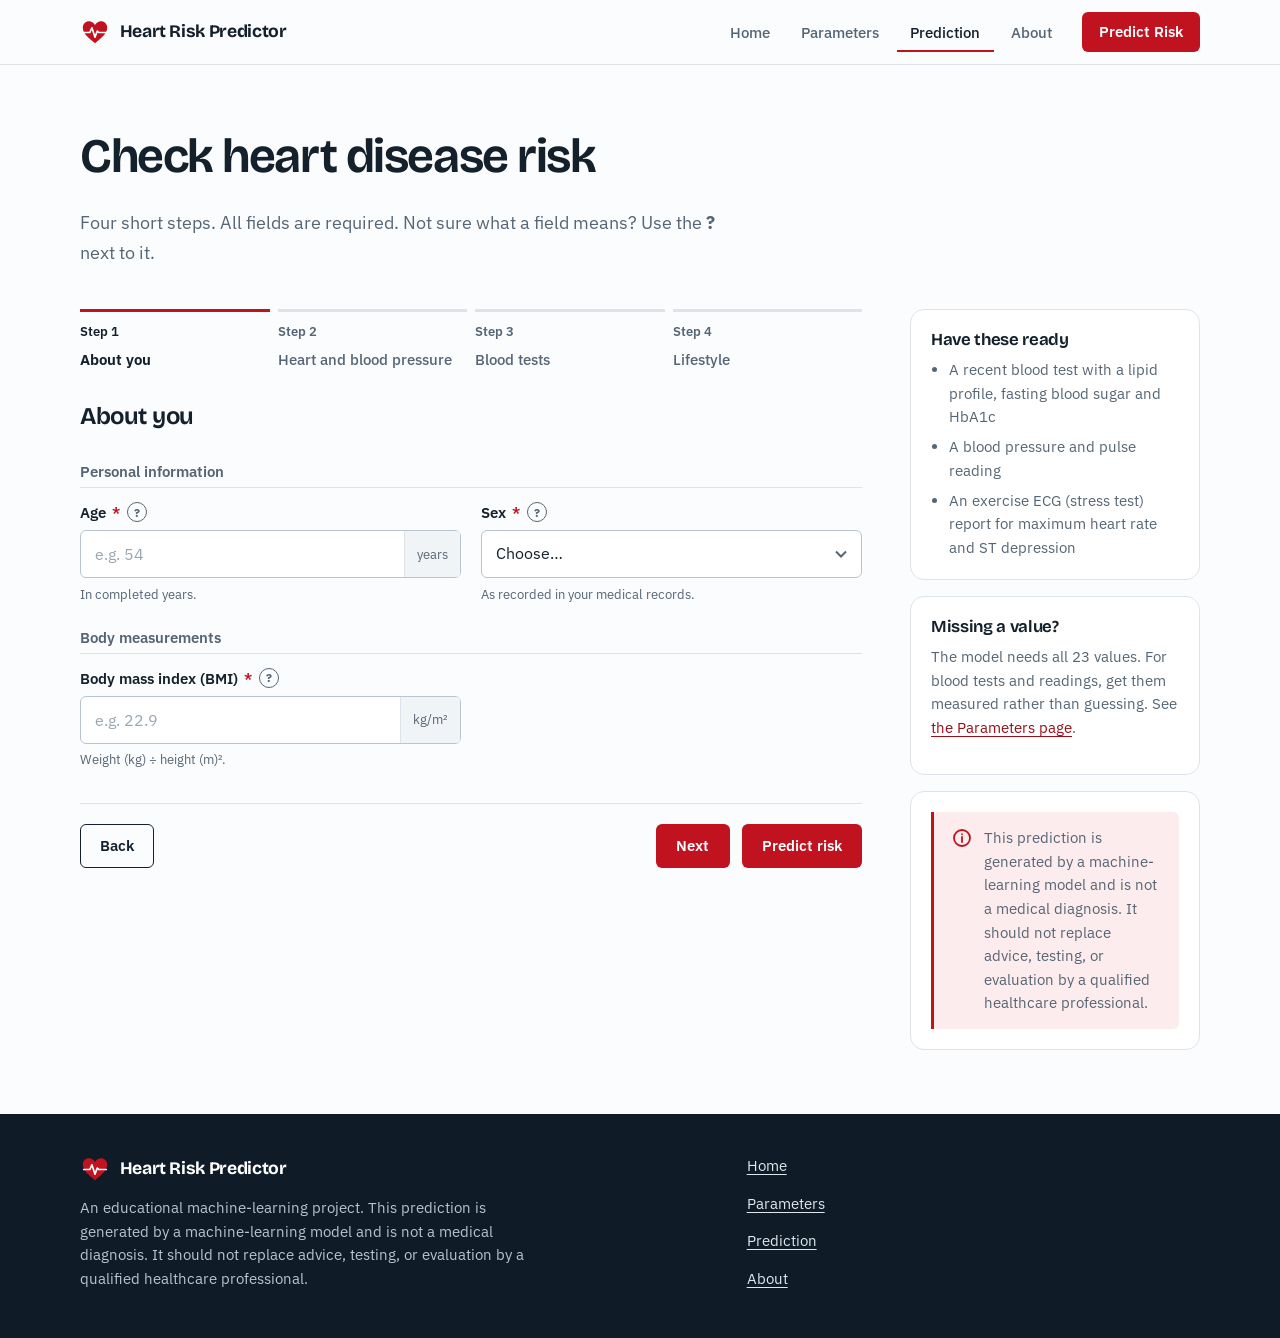
<file: frontend/prediction.html>
<!DOCTYPE html>
<html lang="en">
<head>
<meta charset="utf-8">
<meta name="viewport" content="width=device-width, initial-scale=1">
<title>Check heart disease risk | Heart Risk Predictor</title>
<meta name="description" content="Enter your health details to get a machine-learning estimate of heart disease risk.">
<link rel="icon" href="assets/favicon.svg" type="image/svg+xml">
<link rel="preconnect" href="https://fonts.googleapis.com"><link rel="preconnect" href="https://fonts.gstatic.com" crossorigin><link href="https://fonts.googleapis.com/css2?family=Bricolage+Grotesque:opsz,wght@12..96,500;12..96,650;12..96,700&family=IBM+Plex+Sans:wght@400;500;600&display=swap" rel="stylesheet">
<link rel="stylesheet" href="css/style.css"><link rel="stylesheet" href="css/prediction.css">
</head>
<body data-page="prediction">
<a class="skip-link" href="#main">Skip to content</a>
<header class="site-header">
  <div class="container header-inner">
    <a class="brand" href="index.html"><svg viewBox="0 0 32 32" fill="none" aria-hidden="true"><path d="M16 28C8 21.5 3 17 3 11.2 3 7.2 6 4.5 9.6 4.5c2.6 0 4.7 1.4 6.4 3.9 1.7-2.5 3.8-3.9 6.4-3.9C26 4.5 29 7.2 29 11.2 29 17 24 21.5 16 28Z" fill="#c1121f"/><path d="M4 16.5h6.5l2.2-5 3.3 10 2.4-6.5 1.6 1.5H28" stroke="#fff" stroke-width="1.8" stroke-linecap="round" stroke-linejoin="round"/></svg><span>Heart Risk Predictor</span></a>
    <button class="nav-toggle" aria-expanded="false" aria-controls="site-nav" aria-label="Menu"><span></span></button>
    <nav class="site-nav" id="site-nav" aria-label="Main"><a href="index.html" data-nav="home">Home</a><a href="parameters.html" data-nav="parameters">Parameters</a><a href="prediction.html" data-nav="prediction">Prediction</a><a href="about.html" data-nav="about">About</a><a class="btn btn-primary" href="prediction.html">Predict Risk</a></nav>
  </div>
</header>
<main id="main">

<section class="page-intro">
  <div class="container">
    <h1>Check heart disease risk</h1>
    <p class="lead">Four short steps. All fields are required. Not sure what a field means? Use the <b>?</b> next to it.</p>
  </div>
</section>
<div class="container predict-layout">
  <div>
    <div id="form-wrap">
      <ol class="stepper" id="stepper" aria-label="Form steps"></ol>
      <p class="step-status" id="step-status" aria-live="polite"></p>
      <div class="form-error" id="form-error" role="alert" hidden></div>
      <form id="predict-form" novalidate>
        <div id="step-panels"></div>
        <div class="form-nav">
          <button type="button" class="btn btn-ghost" id="back-btn" hidden>Back</button>
          <span class="spacer"></span>
          <button type="button" class="btn btn-primary" id="next-btn">Next</button>
          <button type="submit" class="btn btn-primary" id="submit-btn" hidden>Predict risk</button>
        </div>
      </form>
    </div>

    <section class="result" id="result" hidden aria-live="polite">
      <div class="result-card">
        <div class="result-head">
          <div class="gauge">
            <svg viewBox="0 0 128 128" aria-hidden="true"><circle class="track" cx="64" cy="64" r="54"/><circle class="arc" id="gauge-arc" cx="64" cy="64" r="54"/></svg>
            <div class="gauge-value"><strong id="gauge-number">0.00%</strong><span>disease probability</span></div>
          </div>
          <div>
            <h2 class="result-kicker" id="result-heading" tabindex="-1">Model prediction</h2>
            <p class="result-title" id="result-title"></p>
            <p class="result-raw" id="result-raw"></p>
          </div>
        </div>
        <div class="prob-split">
          <div class="prob-bar" aria-hidden="true"><span class="yes" id="bar-yes"></span><span class="no" id="bar-no"></span></div>
          <dl class="prob-legend">
            <div class="yes"><dt>Disease probability</dt><dd id="val-disease"></dd></div>
            <div class="no"><dt>No disease probability</dt><dd id="val-no-disease"></dd></div>
          </dl>
        </div>
        <div class="disclaimer "><svg viewBox="0 0 20 20" fill="none" stroke="currentColor" stroke-width="1.8" aria-hidden="true"><circle cx="10" cy="10" r="8"/><path d="M10 9v5M10 6.2v.1" stroke-linecap="round"/></svg><p>This prediction is generated by a machine-learning model and is not a medical diagnosis. It should not replace advice, testing, or evaluation by a qualified healthcare professional.</p></div>
        <details class="sent-values"><summary>Values sent to the model</summary><dl id="sent-values"></dl></details>
        <div class="result-actions">
          <button type="button" class="btn btn-ghost" id="edit-btn">Change details</button>
          <button type="button" class="btn btn-primary" id="reset-btn">Check someone else</button>
        </div>
      </div>
    </section>
  </div>

  <aside class="predict-aside" aria-label="Before you start">
    <div class="aside-card">
      <h2>Have these ready</h2>
      <ul>
        <li>A recent blood test with a lipid profile, fasting blood sugar and HbA1c</li>
        <li>A blood pressure and pulse reading</li>
        <li>An exercise ECG (stress test) report for maximum heart rate and ST depression</li>
      </ul>
    </div>
    <div class="aside-card">
      <h2>Missing a value?</h2>
      <p>The model needs all 23 values. For blood tests and readings, get them measured rather than guessing. See <a href="parameters.html">the Parameters page</a>.</p>
    </div>
    <div class="aside-card"><div class="disclaimer "><svg viewBox="0 0 20 20" fill="none" stroke="currentColor" stroke-width="1.8" aria-hidden="true"><circle cx="10" cy="10" r="8"/><path d="M10 9v5M10 6.2v.1" stroke-linecap="round"/></svg><p>This prediction is generated by a machine-learning model and is not a medical diagnosis. It should not replace advice, testing, or evaluation by a qualified healthcare professional.</p></div></div>
  </aside>
</div>

</main>
<footer class="site-footer">
  <div class="container footer-inner">
    <div>
      <a class="brand" href="index.html"><svg viewBox="0 0 32 32" fill="none" aria-hidden="true"><path d="M16 28C8 21.5 3 17 3 11.2 3 7.2 6 4.5 9.6 4.5c2.6 0 4.7 1.4 6.4 3.9 1.7-2.5 3.8-3.9 6.4-3.9C26 4.5 29 7.2 29 11.2 29 17 24 21.5 16 28Z" fill="#c1121f"/><path d="M4 16.5h6.5l2.2-5 3.3 10 2.4-6.5 1.6 1.5H28" stroke="#fff" stroke-width="1.8" stroke-linecap="round" stroke-linejoin="round"/></svg><span>Heart Risk Predictor</span></a>
      <p>An educational machine-learning project. This prediction is generated by a machine-learning model and is not a medical diagnosis. It should not replace advice, testing, or evaluation by a qualified healthcare professional.</p>
    </div>
    <ul aria-label="Pages"><li><a href="index.html">Home</a></li><li><a href="parameters.html">Parameters</a></li><li><a href="prediction.html">Prediction</a></li><li><a href="about.html">About</a></li></ul>
  </div>
</footer>
<script src="js/fields.js"></script><script src="js/main.js"></script><script src="js/prediction.js"></script>
</body>
</html>
</file>
<file: frontend/css/style.css>
/* ==========================================================================
   style.css — shared styles: tokens, layout, header, buttons, charts, footer
   ========================================================================== */

:root {
  /* colour */
  --paper: #fbfcfd;
  --surface: #f1f4f7;
  --ink: #14202b;
  --slate: #566574;
  --line: #dde3e9;
  --crimson: #c1121f;
  --crimson-deep: #9b0d18;
  --crimson-tint: #fdeced;
  --teal: #1d7a6b;
  --teal-tint: #e6f4f1;
  --amber: #955200;
  --amber-tint: #fff3df;
  --steel: #5f7d99;
  --night: #0f1b27;

  /* type */
  --font-head: "Bricolage Grotesque", "Segoe UI", system-ui, sans-serif;
  --font-body: "IBM Plex Sans", "Segoe UI", system-ui, sans-serif;

  /* shape: small radius for controls, larger for panels */
  --r-sm: 6px;
  --r-lg: 14px;

  --header-h: 64px;
}

*, *::before, *::after { box-sizing: border-box; }
html { scroll-behavior: smooth; scroll-padding-top: calc(var(--header-h) + 16px); }

body {
  margin: 0;
  font-family: var(--font-body);
  font-size: 1rem;
  line-height: 1.6;
  color: var(--ink);
  background: var(--paper);
  -webkit-font-smoothing: antialiased;
  animation: page-in 0.45s ease-out both;
}
@keyframes page-in { from { opacity: 0; } to { opacity: 1; } }

h1, h2, h3, h4 {
  font-family: var(--font-head);
  font-weight: 650;
  line-height: 1.15;
  letter-spacing: -0.02em;
  margin: 0 0 0.5em;
  text-wrap: balance;
}
h1 { font-size: clamp(2.2rem, 5.2vw, 3.6rem); letter-spacing: -0.03em; }
h2 { font-size: clamp(1.6rem, 3.2vw, 2.25rem); }
h3 { font-size: 1.2rem; }
p { margin: 0 0 1em; max-width: 68ch; }
a { color: var(--crimson-deep); text-underline-offset: 3px; }
a:hover { color: var(--crimson); }
small { font-size: 0.85em; }
ul, ol { padding-left: 1.2em; }

:focus-visible { outline: 3px solid var(--crimson); outline-offset: 2px; border-radius: 3px; }

.container { width: min(1120px, 100% - 2.5rem); margin-inline: auto; }
.section { padding-block: clamp(3rem, 7vw, 5.5rem); }
.section--tint { background: var(--surface); }
.section-head { max-width: 62ch; margin-bottom: 2rem; }
.section-head p { color: var(--slate); font-size: 1.075rem; }
.lead { font-size: 1.15rem; color: var(--slate); }
.muted { color: var(--slate); }
.skip-link { position: absolute; left: -999px; top: 0; background: var(--ink); color: #fff; padding: 0.6rem 1rem; z-index: 100; }
.skip-link:focus { left: 0; }

/* ---------------------------------------------------------------- header */
.site-header {
  position: sticky; top: 0; z-index: 50;
  background: rgba(251, 252, 253, 0.94);
  backdrop-filter: blur(8px);
  border-bottom: 1px solid var(--line);
}
.header-inner { display: flex; align-items: center; gap: 2rem; height: var(--header-h); }
.brand {
  display: inline-flex; align-items: center; gap: 0.6rem;
  font-family: var(--font-head); font-weight: 700; font-size: 1.1rem; letter-spacing: -0.02em;
  color: var(--ink); text-decoration: none;
}
.brand svg { width: 30px; height: 30px; flex: none; }
.site-nav { display: flex; align-items: center; gap: 0.25rem; margin-left: auto; }
.site-nav a:not(.btn) {
  padding: 0.5rem 0.85rem; border-radius: var(--r-sm);
  color: var(--slate); text-decoration: none; font-weight: 500; font-size: 0.95rem;
}
.site-nav a:not(.btn):hover { color: var(--ink); background: var(--surface); }
.site-nav a[aria-current="page"] { color: var(--ink); box-shadow: inset 0 -2px 0 var(--crimson); border-radius: 0; }
.site-nav .btn { margin-left: 0.75rem; }
.nav-toggle {
  display: none; margin-left: auto; width: 44px; height: 44px; padding: 0;
  border: 1px solid var(--line); border-radius: var(--r-sm); background: #fff; cursor: pointer;
}
.nav-toggle span, .nav-toggle span::before, .nav-toggle span::after {
  display: block; width: 18px; height: 2px; background: var(--ink); margin: auto; position: relative; transition: transform 0.2s, background 0.2s;
}
.nav-toggle span::before, .nav-toggle span::after { content: ""; position: absolute; left: 0; }
.nav-toggle span::before { top: -6px; }
.nav-toggle span::after { top: 6px; }
.nav-open .nav-toggle span { background: transparent; }
.nav-open .nav-toggle span::before { transform: translateY(6px) rotate(45deg); }
.nav-open .nav-toggle span::after { transform: translateY(-6px) rotate(-45deg); }

@media (max-width: 860px) {
  .nav-toggle { display: block; }
  .site-nav {
    display: none; position: absolute; top: var(--header-h); left: 0; right: 0;
    flex-direction: column; align-items: stretch; gap: 0; margin: 0;
    background: var(--paper); border-bottom: 1px solid var(--line); padding: 0.5rem 1.25rem 1.25rem;
  }
  .nav-open .site-nav { display: flex; }
  .site-nav a:not(.btn) { padding: 0.85rem 0.25rem; border-bottom: 1px solid var(--line); border-radius: 0; }
  .site-nav a[aria-current="page"] { box-shadow: none; color: var(--crimson-deep); }
  .site-nav .btn { margin: 1rem 0 0; }
}

/* ---------------------------------------------------------------- buttons */
.btn {
  display: inline-flex; align-items: center; justify-content: center; gap: 0.5rem;
  min-height: 44px; padding: 0.65rem 1.2rem;
  font: 600 0.95rem/1 var(--font-body);
  border: 1.5px solid transparent; border-radius: var(--r-sm);
  text-decoration: none; cursor: pointer;
  transition: background 0.15s, border-color 0.15s, color 0.15s, transform 0.1s;
}
.btn:active { transform: translateY(1px); }
.btn-primary { background: var(--crimson); color: #fff; }
.btn-primary:hover { background: var(--crimson-deep); color: #fff; }
.btn-ghost { background: transparent; color: var(--ink); border-color: var(--ink); }
.btn-ghost:hover { background: var(--ink); color: #fff; }
.btn-lg { min-height: 52px; padding: 0.85rem 1.6rem; font-size: 1.02rem; }
.btn[disabled] { opacity: 0.6; cursor: not-allowed; }
.site-nav .btn { min-height: 40px; padding: 0.5rem 1rem; }

/* ---------------------------------------------------------------- notices */
.disclaimer {
  display: flex; gap: 0.75rem; align-items: flex-start;
  padding: 0.9rem 1.1rem; border-left: 3px solid var(--crimson);
  background: var(--crimson-tint); border-radius: 0 var(--r-sm) var(--r-sm) 0;
  font-size: 0.92rem; color: #4a1a1f;
}
.disclaimer svg { flex: none; width: 20px; height: 20px; margin-top: 2px; color: var(--crimson); }
.disclaimer p { margin: 0; max-width: none; }

.load-error { color: var(--amber); background: var(--amber-tint); padding: 0.75rem 1rem; border-radius: var(--r-sm); }

/* ---------------------------------------------------------------- feature-importance bars (used on 3 pages) */
.bars { list-style: none; margin: 0; padding: 0; display: grid; gap: 0.5rem; }
.bar-row {
  display: grid; grid-template-columns: minmax(150px, 250px) 1fr 3.2rem; align-items: center; gap: 0.9rem;
  font-size: 0.93rem;
}
.bar-label { font-weight: 500; }
.bar-label small { margin-left: 0.4rem; color: var(--slate); font-weight: 400; }
.bar-track { height: 14px; background: var(--surface); border-radius: 3px; overflow: hidden; }
.section--tint .bar-track { background: #e3e8ed; }
.bar-fill {
  display: block; height: 100%; width: 0; background: var(--steel); border-radius: 3px;
  transition: width 0.9s cubic-bezier(0.2, 0.7, 0.2, 1);
  transition-delay: calc(var(--i, 0) * 45ms);
}
.in-view .bar-fill { width: var(--w); }
.bar-row.is-top .bar-fill { background: var(--crimson); }
.bar-row.is-muted { color: var(--slate); }
.bar-row.is-muted .bar-fill {
  background: repeating-linear-gradient(135deg, #b9c3cd 0 4px, #d5dce3 4px 8px);
}
.bar-value { text-align: right; font-variant-numeric: tabular-nums; font-weight: 600; }
.chart-actions { display: flex; align-items: center; gap: 1rem; margin-top: 1.25rem; flex-wrap: wrap; }
.btn-link {
  background: none; border: 0; padding: 0.5rem 0; font: 600 0.95rem var(--font-body);
  color: var(--crimson-deep); cursor: pointer; text-decoration: underline; text-underline-offset: 3px;
}
.chart-note { font-size: 0.88rem; color: var(--slate); margin: 0; }

@media (max-width: 560px) {
  .bar-row { grid-template-columns: 1fr 3rem; row-gap: 0.2rem; }
  .bar-label { grid-column: 1 / -1; }
}

/* ---------------------------------------------------------------- page intro (inner pages) */
.page-intro { padding-block: clamp(2.5rem, 6vw, 4rem) 1.5rem; }
.page-intro h1 { font-size: clamp(2rem, 4.4vw, 3rem); max-width: 20ch; }
.page-intro .lead { max-width: 60ch; }

/* ---------------------------------------------------------------- footer */
.site-footer { background: var(--night); color: #b8c4d0; padding-block: 2.5rem; font-size: 0.92rem; }
.footer-inner { display: grid; grid-template-columns: 1.4fr 1fr; gap: 2rem; }
.site-footer .brand { color: #fff; margin-bottom: 0.75rem; }
.site-footer p { max-width: 52ch; margin-bottom: 0.5rem; }
.site-footer ul { list-style: none; padding: 0; margin: 0; display: grid; gap: 0.4rem; justify-content: start; }
.site-footer a { color: #dfe7ee; }
.site-footer a:hover { color: #fff; }
@media (max-width: 700px) { .footer-inner { grid-template-columns: 1fr; } }

/* ---------------------------------------------------------------- motion preferences */
@media (prefers-reduced-motion: reduce) {
  *, *::before, *::after { animation-duration: 0.01ms !important; animation-iteration-count: 1 !important; transition-duration: 0.01ms !important; transition-delay: 0s !important; scroll-behavior: auto !important; }
}
</file>
<file: frontend/css/prediction.css>
/* ==========================================================================
   prediction.css — stepper form and result view
   ========================================================================== */

.predict-layout { display: grid; grid-template-columns: minmax(0, 1fr) 290px; gap: clamp(1.5rem, 4vw, 3rem); align-items: start; padding-bottom: 4rem; }
@media (max-width: 980px) { .predict-layout { grid-template-columns: 1fr; } }

/* ---------------------------------------------------------------- stepper */
.stepper { list-style: none; display: grid; grid-template-columns: repeat(4, 1fr); gap: 0.5rem; margin: 0 0 1.75rem; padding: 0; }
.step-btn {
  width: 100%; display: flex; flex-direction: column; align-items: flex-start; gap: 0.5rem;
  padding: 0.6rem 0 0; background: none; border: 0; border-top: 3px solid var(--line);
  font: inherit; text-align: left; color: var(--slate); cursor: pointer; transition: border-color 0.25s, color 0.2s;
}
.step-num { font-size: 0.8rem; font-weight: 600; font-variant-numeric: tabular-nums; }
.step-title { font-size: 0.92rem; font-weight: 500; line-height: 1.25; }
.stepper li.is-done .step-btn { border-top-color: var(--ink); color: var(--ink); }
.stepper li.is-current .step-btn { border-top-color: var(--crimson); color: var(--ink); }
.stepper li.is-current .step-title { font-weight: 650; }
.step-status { display: none; margin: -1rem 0 1.5rem; font-size: 0.92rem; font-weight: 600; }
@media (max-width: 620px) {
  .stepper { gap: 0.35rem; margin-bottom: 1.25rem; }
  .step-title { display: none; }
  .step-status { display: block; }
}

/* ---------------------------------------------------------------- panels and fields */
.step-panel { border: 0; margin: 0; padding: 0; min-width: 0; animation: panel-in 0.28s ease-out; }
.step-panel[hidden] { display: none; }
@keyframes panel-in { from { opacity: 0; transform: translateX(10px); } to { opacity: 1; transform: none; } }
.step-panel > legend { padding: 0; margin-bottom: 0.25rem; font-family: var(--font-head); font-weight: 650; font-size: 1.5rem; letter-spacing: -0.02em; }
.step-lead { color: var(--slate); margin-bottom: 1.5rem; font-size: 0.97rem; }
.group-title { font-family: var(--font-body); font-size: 0.95rem; font-weight: 600; color: var(--slate); letter-spacing: 0; margin: 1.5rem 0 0.75rem; padding-bottom: 0.4rem; border-bottom: 1px solid var(--line); }
.field-grid { display: grid; grid-template-columns: 1fr 1fr; gap: 1.1rem 1.25rem; }
@media (max-width: 640px) { .field-grid { grid-template-columns: 1fr; } }

.field label { display: flex; align-items: center; gap: 0.4rem; font-weight: 600; font-size: 0.95rem; margin-bottom: 0.35rem; }
.req { color: var(--crimson); }
.help {
  display: inline-grid; place-items: center; width: 20px; height: 20px; border-radius: 50%;
  border: 1px solid var(--slate); color: var(--slate); font-size: 0.72rem; font-weight: 700; text-decoration: none; line-height: 1;
}
.help:hover { background: var(--ink); border-color: var(--ink); color: #fff; }

.input-wrap { display: flex; border: 1.5px solid #b9c3cd; border-radius: var(--r-sm); background: #fff; transition: border-color 0.15s, box-shadow 0.15s; }
.input-wrap:hover { border-color: var(--slate); }
.input-wrap:focus-within { border-color: var(--crimson); box-shadow: 0 0 0 3px rgba(193, 18, 31, 0.15); }
.field input, .field select { flex: 1; min-width: 0; height: 46px; padding: 0 0.85rem; border: 0; background: transparent; font: inherit; color: var(--ink); outline: none; font-variant-numeric: tabular-nums; }
.field input::placeholder { color: #9aa7b3; }
.field select {
  appearance: none; -webkit-appearance: none; cursor: pointer; padding-right: 2.2rem;
  background: url("data:image/svg+xml,%3Csvg xmlns='http://www.w3.org/2000/svg' width='12' height='8' fill='none' stroke='%23566574' stroke-width='2'%3E%3Cpath d='M1 1.5l5 5 5-5'/%3E%3C/svg%3E") no-repeat right 0.9rem center;
}
.unit { display: grid; place-items: center; padding: 0 0.75rem; background: var(--surface); border-left: 1px solid var(--line); border-radius: 0 4px 4px 0; font-size: 0.82rem; color: var(--slate); white-space: nowrap; }
.hint { margin: 0.35rem 0 0; font-size: 0.83rem; color: var(--slate); }
.msg { margin: 0.3rem 0 0; font-size: 0.85rem; font-weight: 500; min-height: 0; }
.msg:empty { display: none; }
.msg--error { color: var(--crimson-deep); }
.msg--warn { color: var(--amber); }
.field.has-error .input-wrap { border-color: var(--crimson); }

/* ---------------------------------------------------------------- navigation buttons */
.form-nav { display: flex; justify-content: space-between; gap: 0.75rem; margin-top: 2rem; padding-top: 1.25rem; border-top: 1px solid var(--line); }
.form-nav .spacer { flex: 1; }
.spinner { width: 16px; height: 16px; border: 2px solid rgba(255, 255, 255, 0.4); border-top-color: #fff; border-radius: 50%; animation: spin 0.7s linear infinite; }
@keyframes spin { to { transform: rotate(360deg); } }
@media (max-width: 520px) { .form-nav .btn { flex: 1; } }

.form-error { margin-bottom: 1.25rem; padding: 0.85rem 1rem; border-left: 3px solid var(--crimson); background: var(--crimson-tint); border-radius: 0 var(--r-sm) var(--r-sm) 0; font-size: 0.95rem; }
.form-error[hidden] { display: none; }
.form-error strong { display: block; }

/* ---------------------------------------------------------------- side panel */
.aside-card { border: 1px solid var(--line); border-radius: var(--r-lg); padding: 1.25rem; background: #fff; }
.aside-card + .aside-card { margin-top: 1rem; }
.aside-card h2 { font-size: 1.05rem; margin-bottom: 0.5em; }
.aside-card ul { margin: 0; padding-left: 1.1rem; font-size: 0.92rem; color: var(--slate); }
.aside-card li + li { margin-top: 0.4rem; }
.aside-card p { font-size: 0.92rem; color: var(--slate); }
@media (min-width: 981px) { .predict-aside { position: sticky; top: calc(var(--header-h) + 24px); } }

/* ---------------------------------------------------------------- result */
.result { max-width: 760px; margin-inline: auto; animation: panel-in 0.35s ease-out; }
.result[hidden] { display: none; }
.result-card { border: 1px solid var(--line); border-radius: var(--r-lg); background: #fff; padding: clamp(1.25rem, 4vw, 2.25rem); }
.result-head { display: flex; align-items: center; gap: clamp(1.25rem, 4vw, 2.25rem); flex-wrap: wrap; }
.gauge { position: relative; width: 168px; height: 168px; flex: none; }
.gauge svg { width: 100%; height: 100%; transform: rotate(-90deg); }
.gauge .track { fill: none; stroke: var(--surface); stroke-width: 12; }
.gauge .arc { fill: none; stroke: var(--crimson); stroke-width: 12; stroke-linecap: round; transition: stroke-dashoffset 1.1s cubic-bezier(0.2, 0.7, 0.2, 1); }
.result--low .gauge .arc { stroke: var(--teal); }
.gauge-value { position: absolute; inset: 0; display: grid; place-content: center; text-align: center; }
.gauge-value strong { font-family: var(--font-head); font-size: 2.1rem; font-weight: 700; letter-spacing: -0.03em; font-variant-numeric: tabular-nums; line-height: 1; }
.gauge-value span { font-size: 0.78rem; color: var(--slate); margin-top: 0.3rem; }
.result-kicker { font-size: 0.9rem; color: var(--slate); margin-bottom: 0.2rem; }
.result-title { font-size: clamp(1.6rem, 4vw, 2.2rem); margin-bottom: 0.3rem; color: var(--crimson-deep); }
.result--low .result-title { color: var(--teal); }
.result-raw { font-size: 0.88rem; color: var(--slate); margin: 0; }

.prob-split { margin-top: 1.75rem; }
.prob-bar { display: flex; height: 16px; border-radius: 4px; overflow: hidden; background: var(--surface); }
.prob-bar span { display: block; height: 100%; transition: width 1.1s cubic-bezier(0.2, 0.7, 0.2, 1); }
.prob-bar .yes { background: var(--crimson); }
.prob-bar .no { background: var(--teal); }
.prob-legend { display: grid; grid-template-columns: 1fr 1fr; gap: 1rem; margin: 0.9rem 0 0; }
.prob-legend div { padding-left: 0.8rem; border-left: 4px solid; }
.prob-legend .yes { border-color: var(--crimson); }
.prob-legend .no { border-color: var(--teal); }
.prob-legend dt { font-size: 0.85rem; color: var(--slate); }
.prob-legend dd { margin: 0; font-family: var(--font-head); font-size: 1.6rem; font-weight: 650; font-variant-numeric: tabular-nums; letter-spacing: -0.02em; }

.result .disclaimer { margin-top: 1.5rem; }
.sent-values { margin-top: 1.25rem; font-size: 0.9rem; }
.sent-values summary { cursor: pointer; font-weight: 600; color: var(--slate); }
.sent-values dl { display: grid; grid-template-columns: 1fr auto; gap: 0.3rem 1rem; margin: 0.75rem 0 0; }
.sent-values dt { color: var(--slate); }
.sent-values dd { margin: 0; text-align: right; font-variant-numeric: tabular-nums; font-weight: 500; }
.result-actions { display: flex; flex-wrap: wrap; gap: 0.75rem; margin-top: 1.5rem; }
@media (max-width: 480px) { .prob-legend { grid-template-columns: 1fr; } .result-actions .btn { flex: 1; } }

/* result heading elements (added in the markup as h2 + p) */
.result-kicker { font-family: var(--font-body); font-weight: 400; letter-spacing: 0; font-size: 0.9rem; color: var(--slate); margin: 0 0 0.2rem; }
.result-kicker:focus { outline: none; }
.result-title { font-family: var(--font-head); font-weight: 650; letter-spacing: -0.02em; line-height: 1.15; }
</file>
